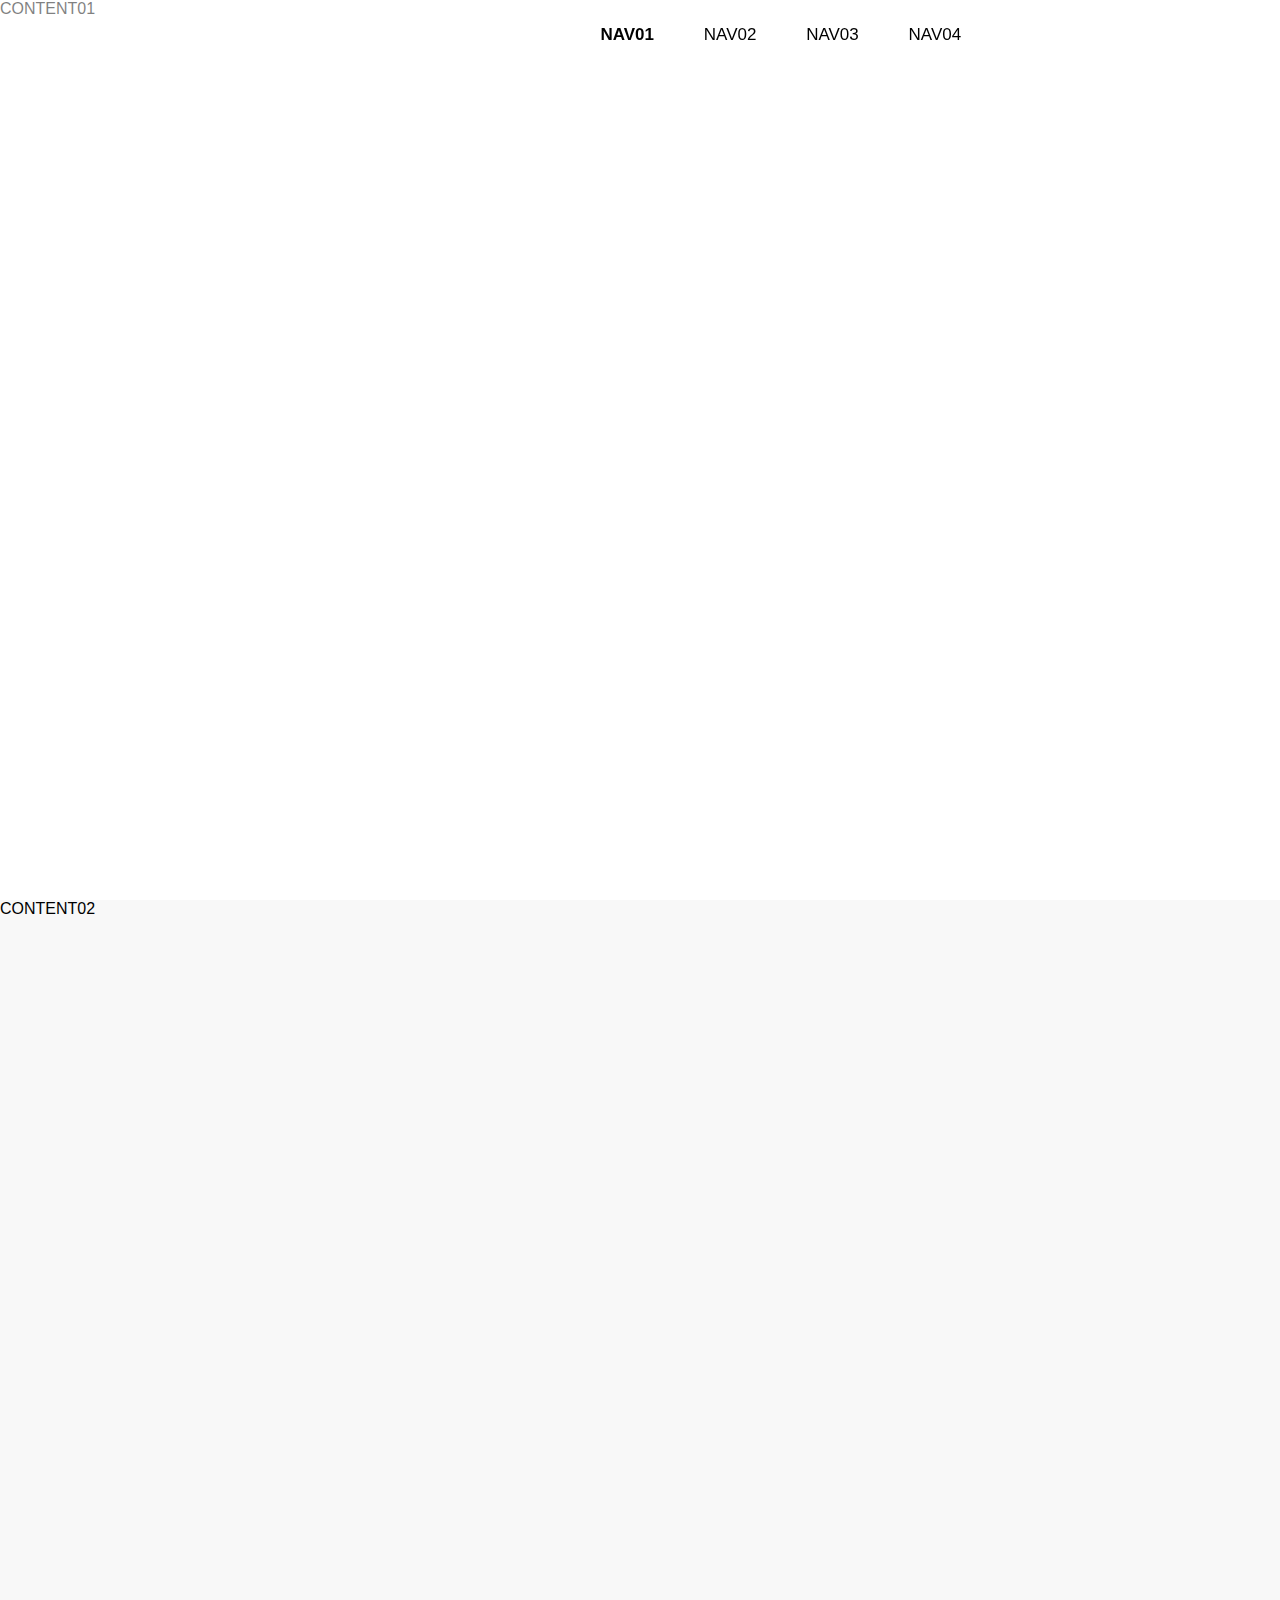
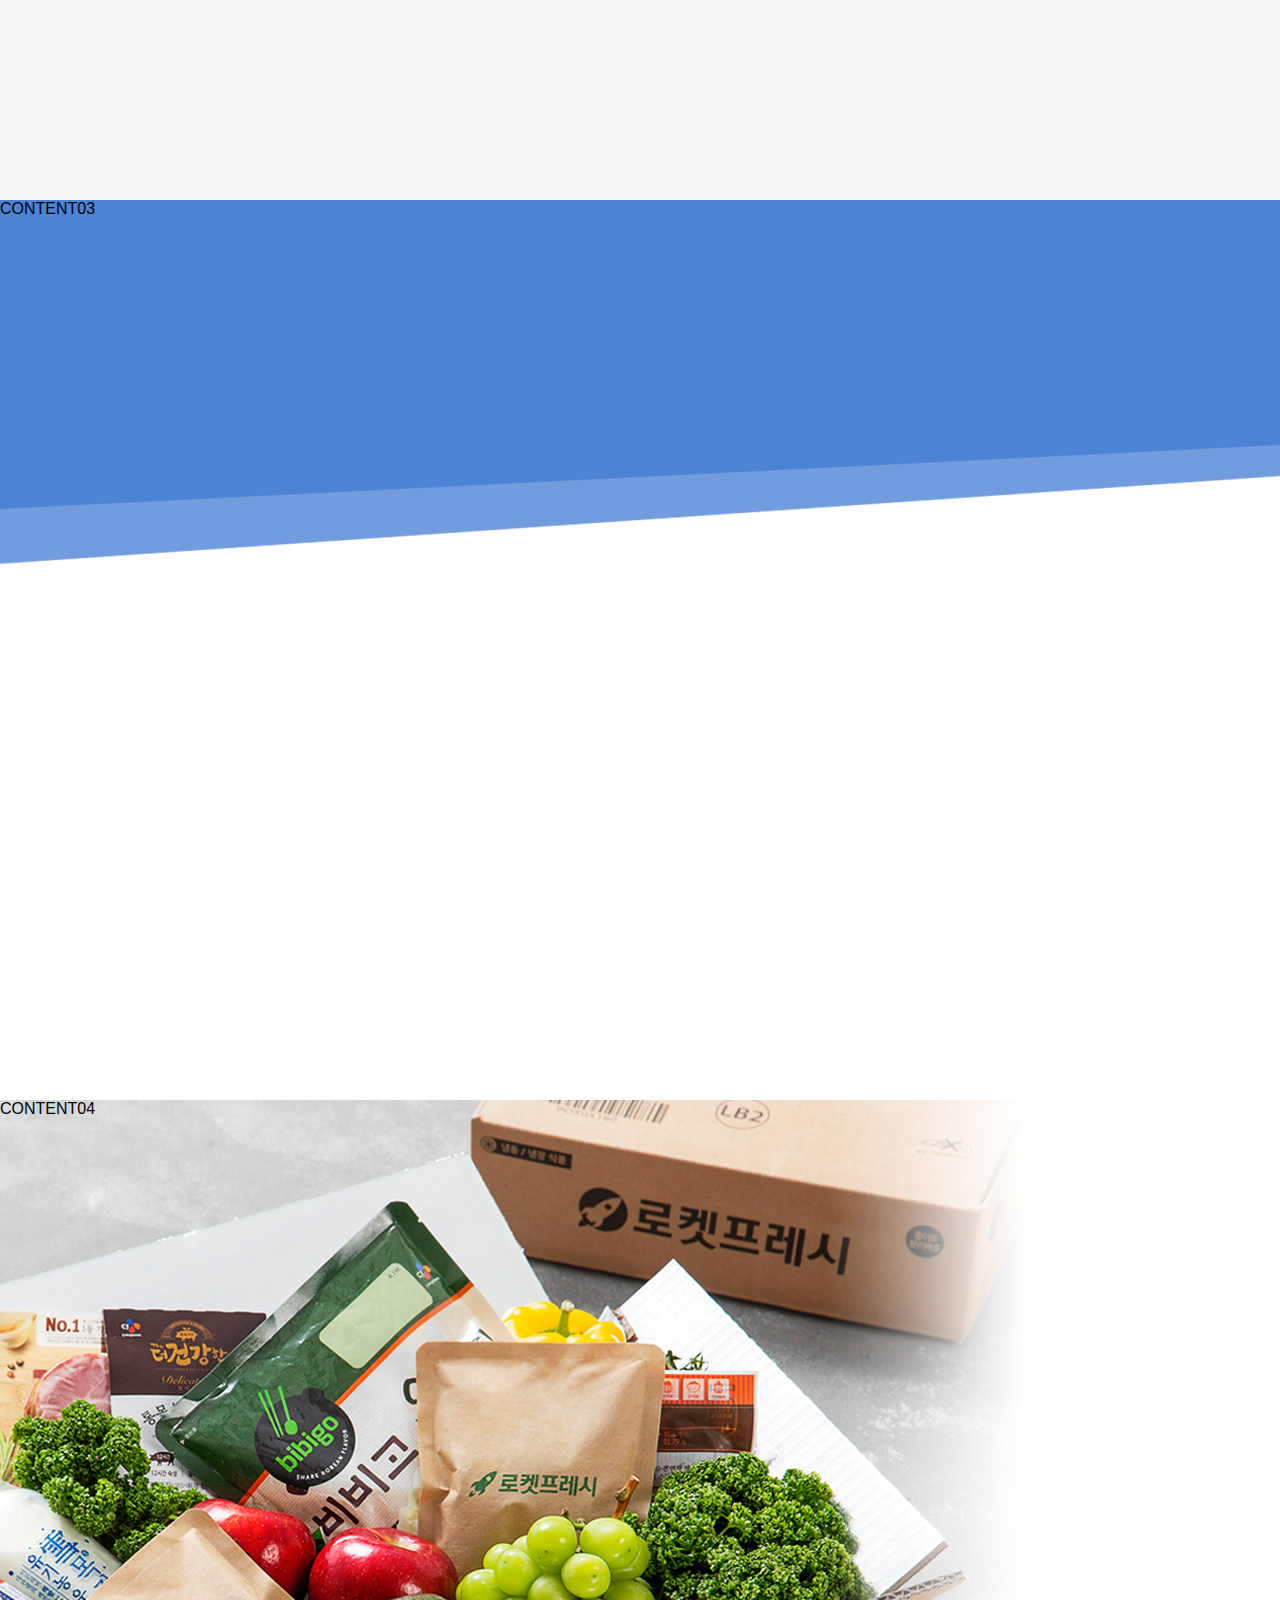
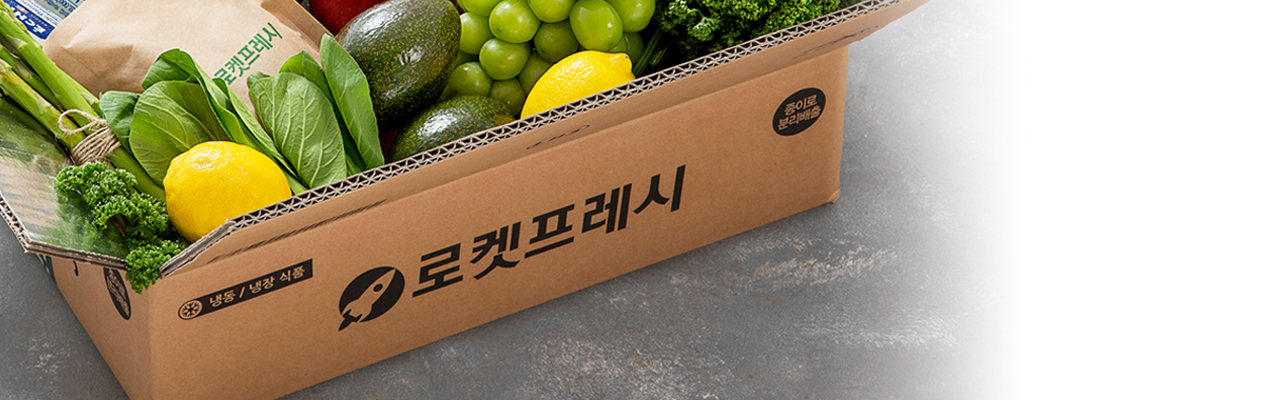
<file: onepage/index.html>
<!DOCTYPE html>
<html lang="en" >
<head>
  <meta charset="UTF-8">
  <title>CodePen - [jQuery] 원페이지 스크롤 페이지</title>
  <link rel="stylesheet" href="./style.css">

</head>
<body>
<!-- partial:index.partial.html -->
<script src="https://code.jquery.com/jquery-2.2.4.min.js"></script>
<div class="header">
    <ul>
        <li class="on" class="a"><a href="#">NAV01</a></li>
        <li><a href="#">NAV02</a></li>
        <li><a href="#">NAV03</a></li>
        <li><a href="#">NAV04</a></li>
    </ul>
</div>
<div class="content">
    <div class="cnt01"><p>CONTENT01</p></div>
    <div class="cnt02"><p>CONTENT02</p></div>
    <div class="cnt03"><p>CONTENT03</p></div>
    <div class="cnt04"><p>CONTENT04</p></div>
</div>
<!-- partial -->
  <script  src="./script.js"></script>

</body>
</html>
</file>
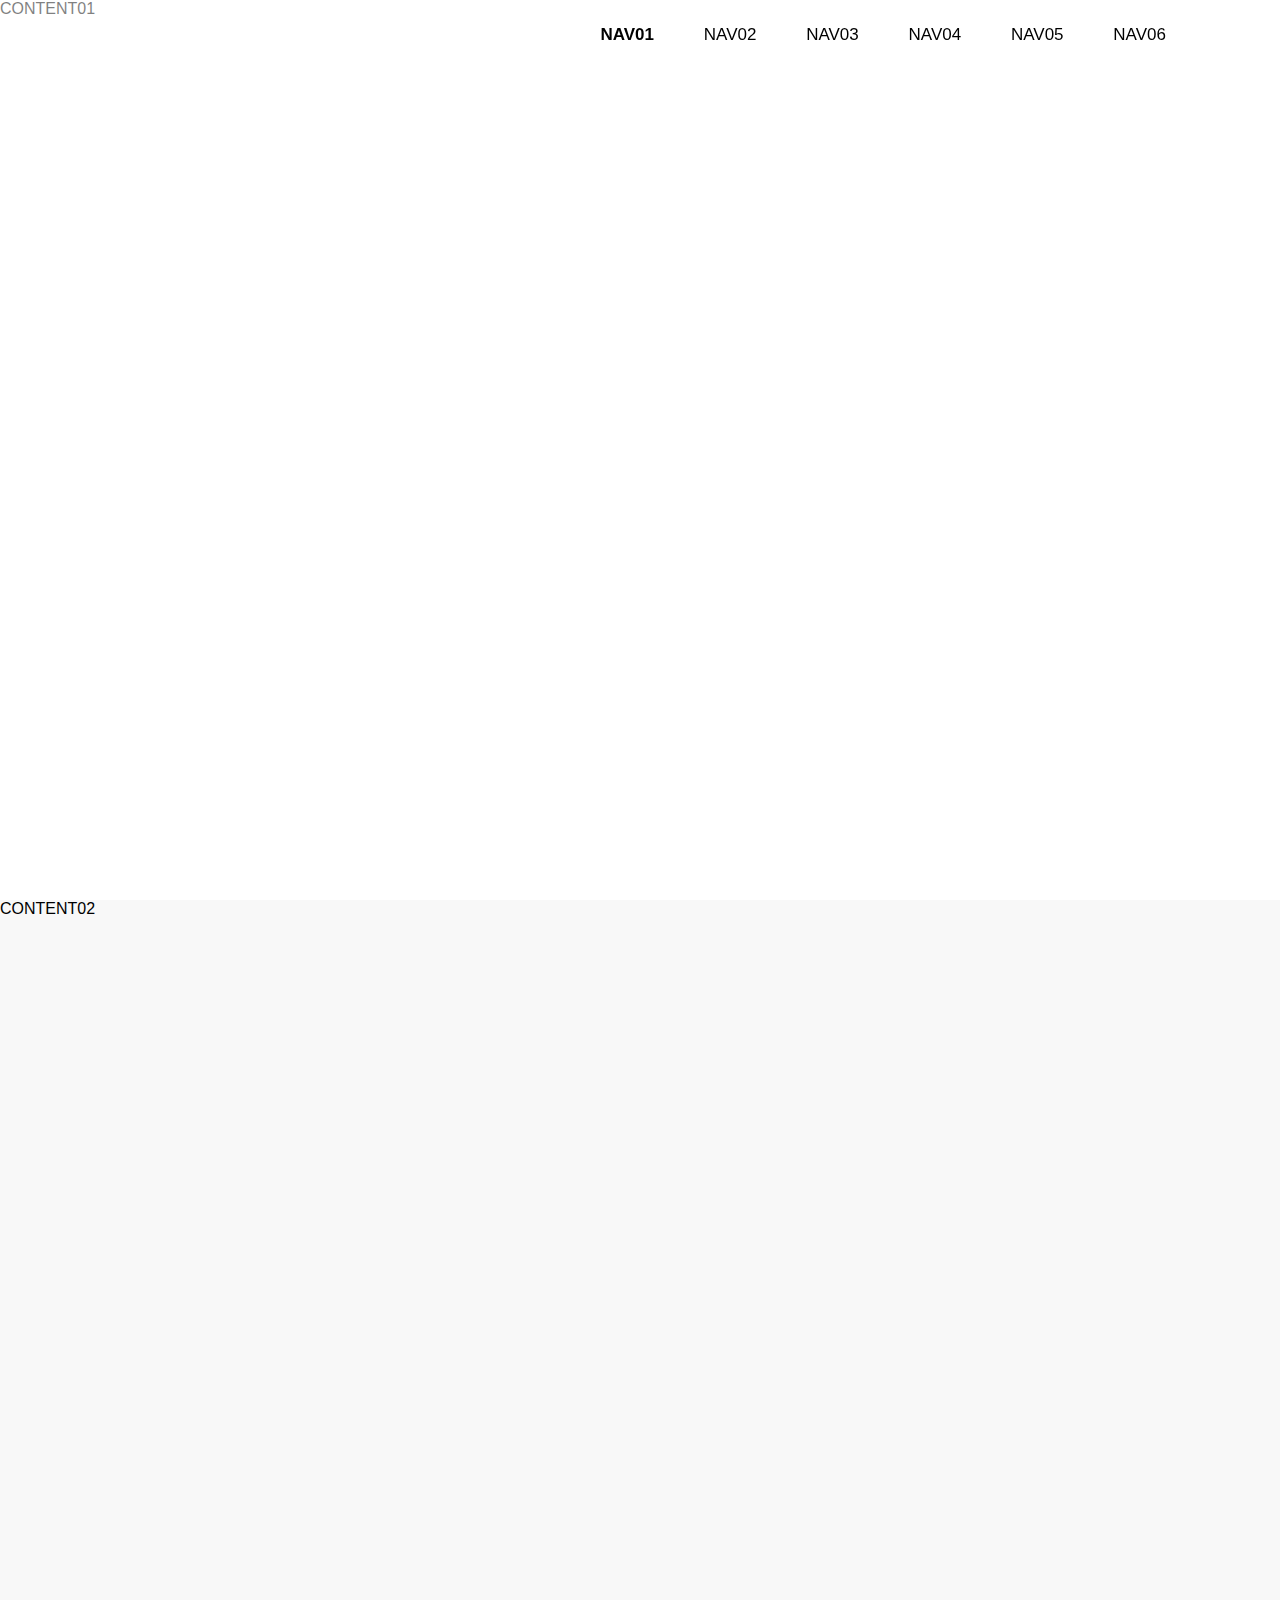
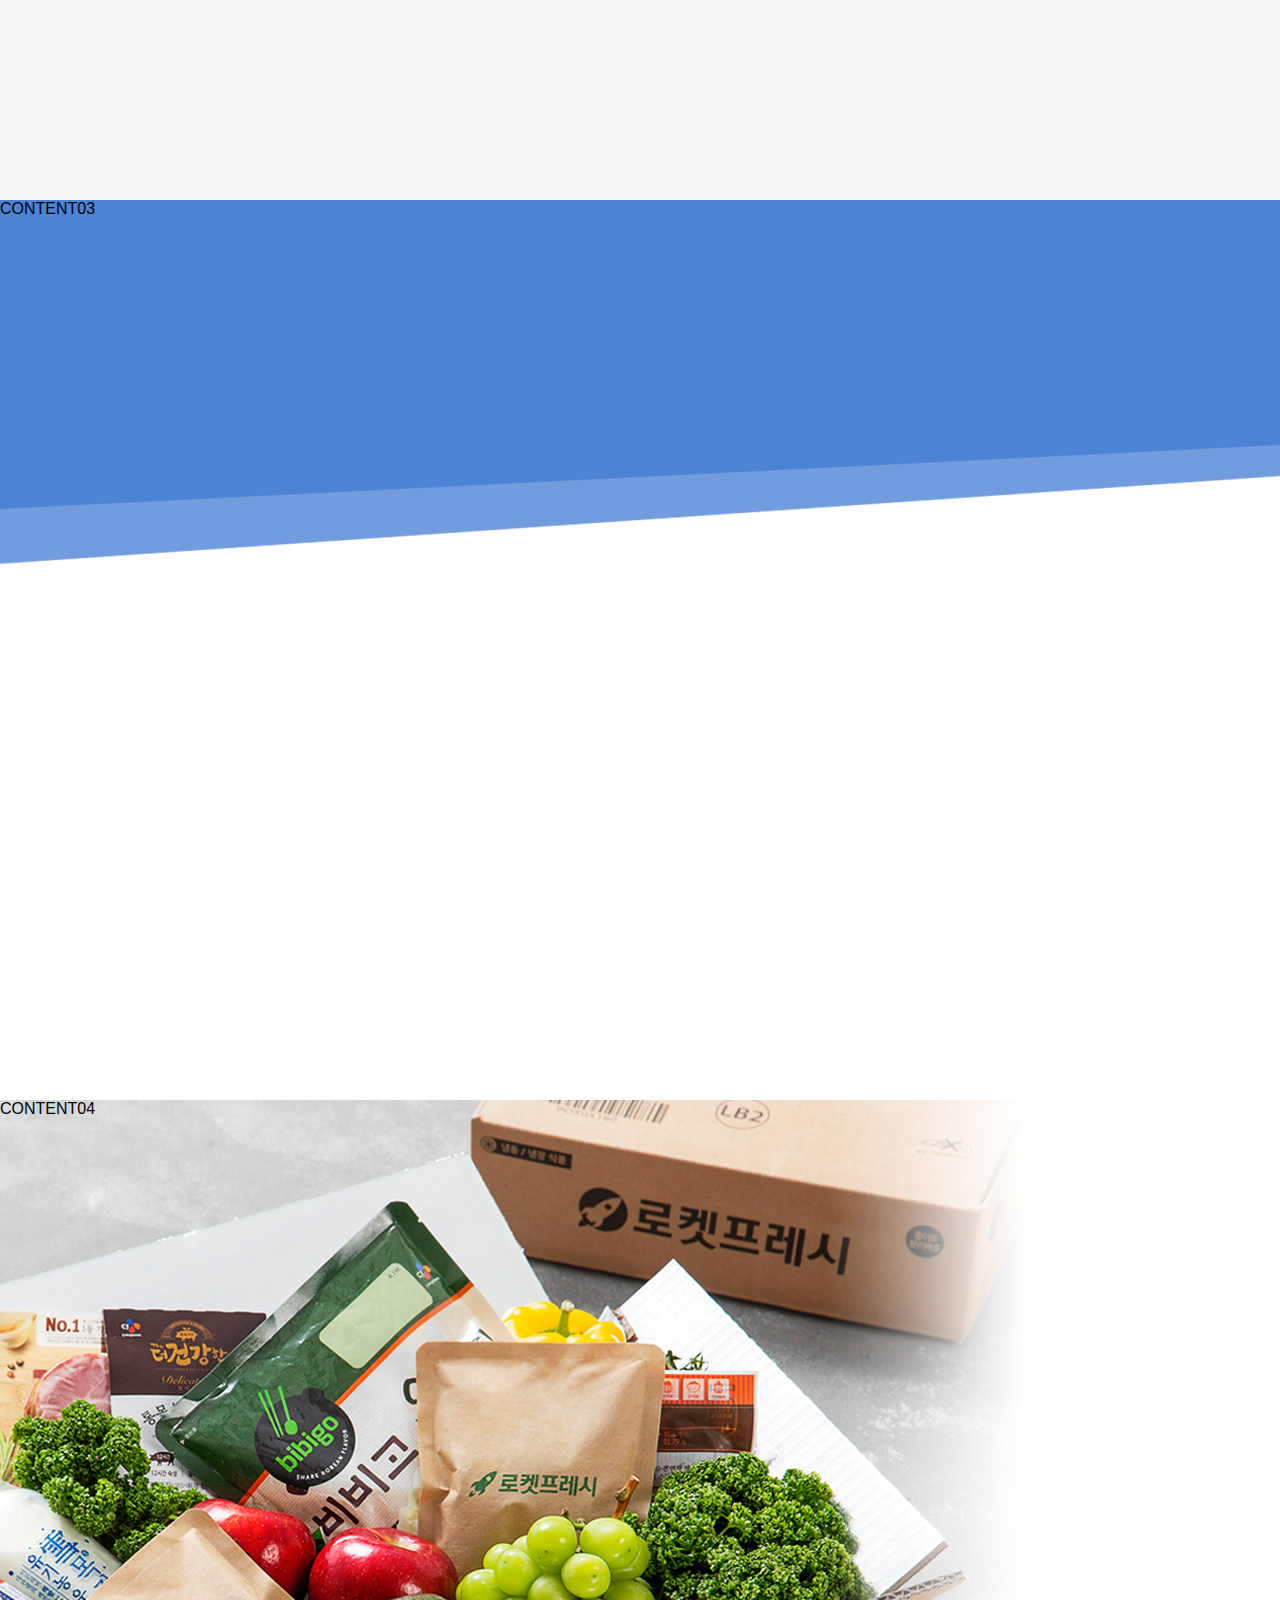
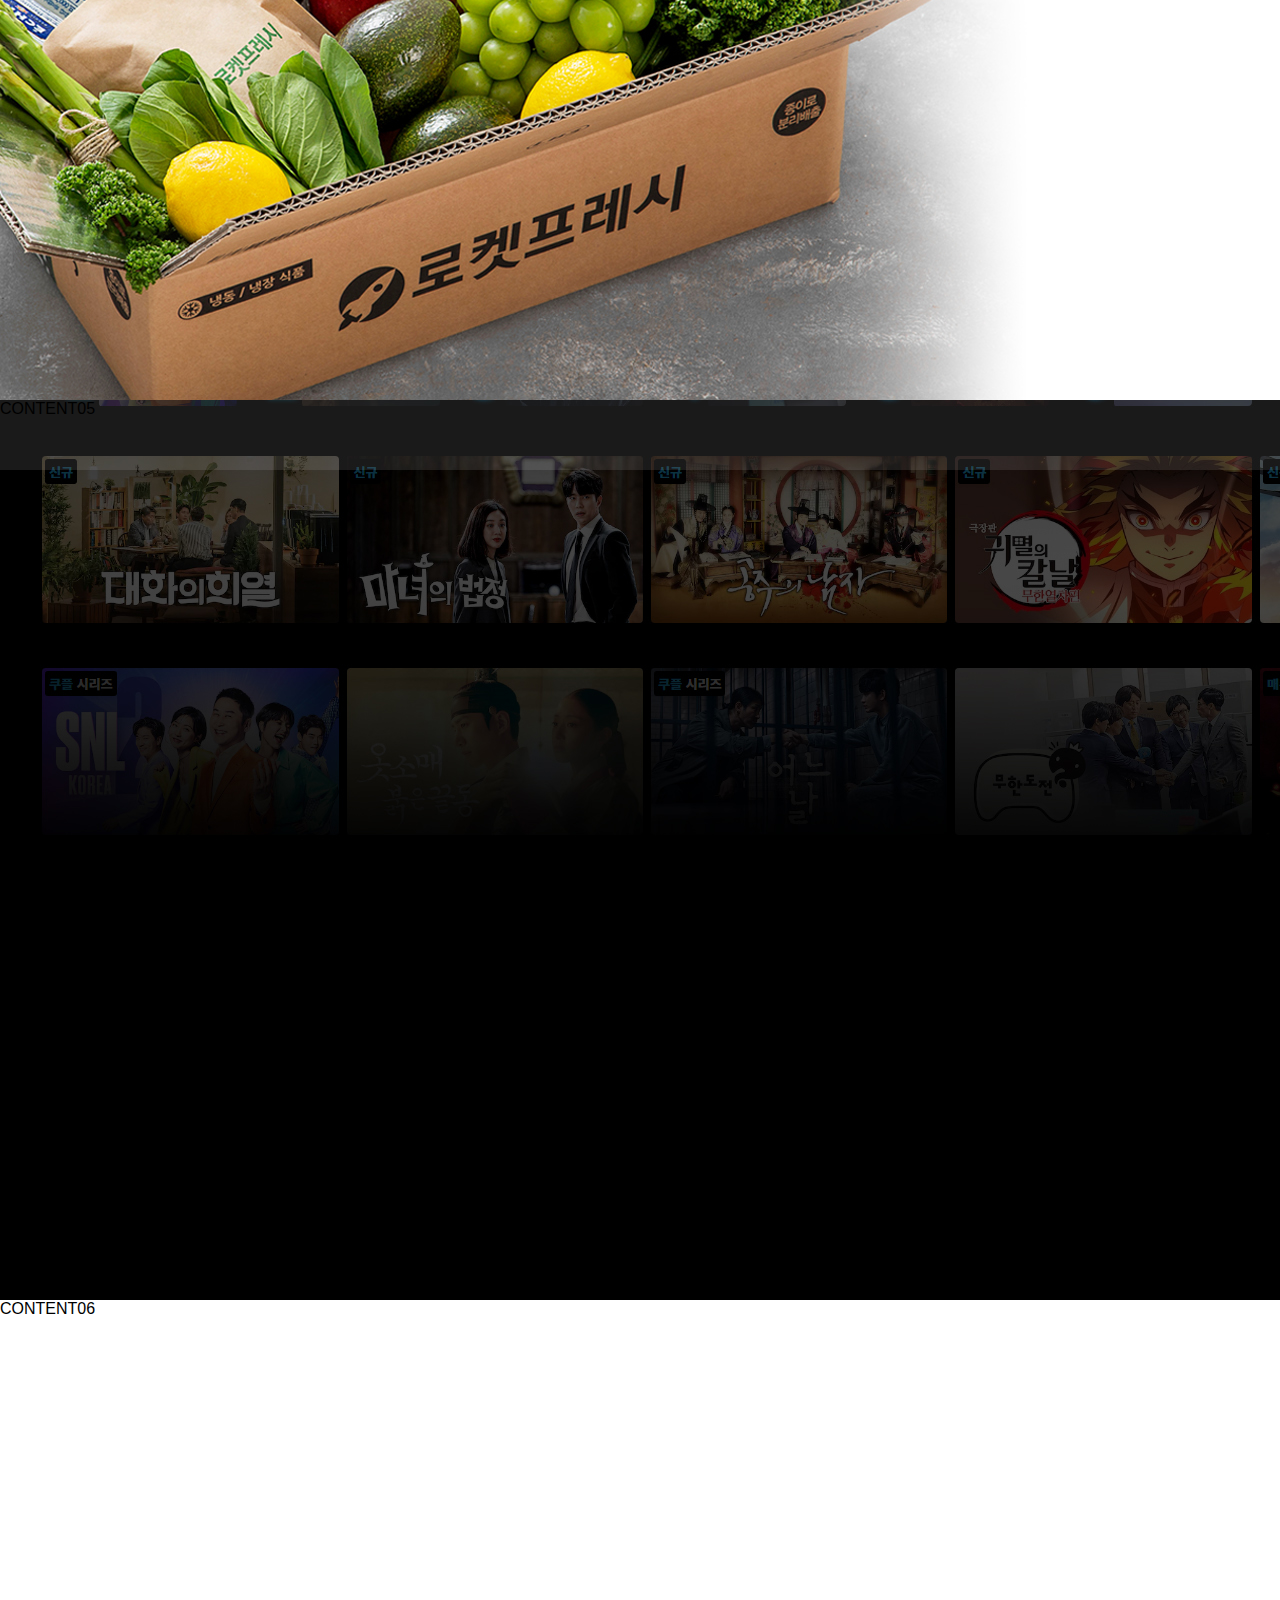
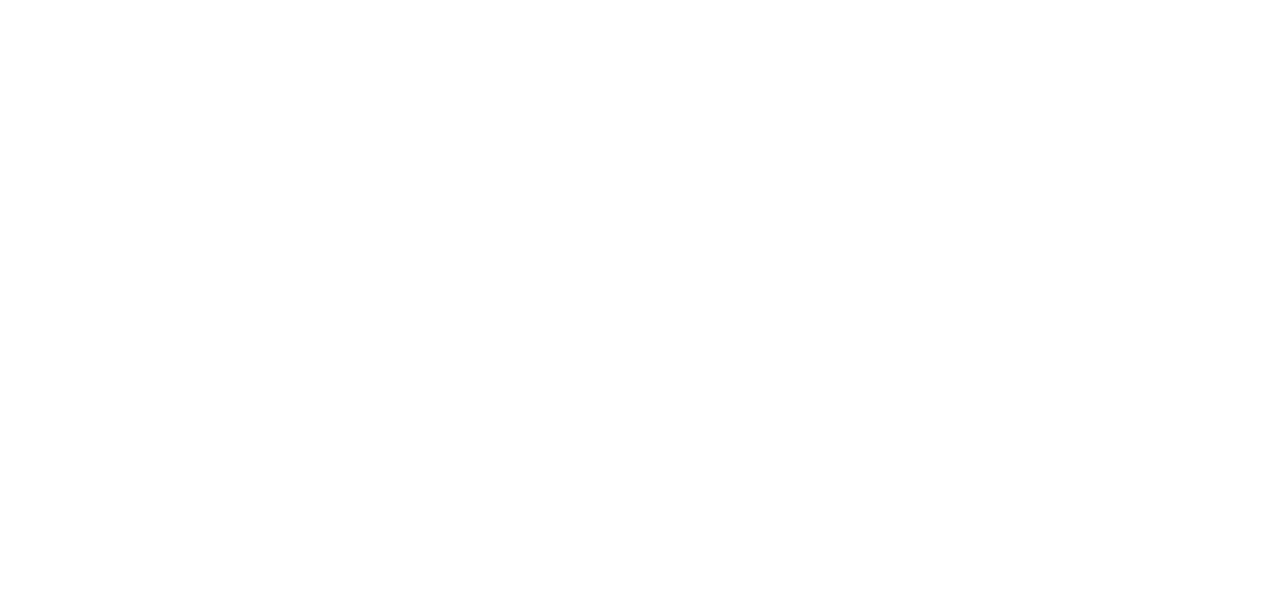
<file: onepage/index_test.html>
<!DOCTYPE html>
<html lang="en" >
<head>
  <meta charset="UTF-8">
  <title>CodePen - [jQuery] 원페이지 스크롤 페이지</title>
  <link rel="stylesheet" href="./style.css">

</head>
<body>
<!-- partial:index.partial.html -->
<script src="https://code.jquery.com/jquery-2.2.4.min.js"></script>
<div class="header">
    <ul>
        <li class="on" class="a"><a href="#">NAV01</a></li>
        <li><a href="#">NAV02</a></li>
        <li><a href="#">NAV03</a></li>
        <li><a href="#">NAV04</a></li>
        <li><a href="#">NAV05</a></li>
        <li><a href="#">NAV06</a></li>
    </ul>
</div>
<div class="content">
    <div class="cnt01"><p>CONTENT01</p></div>
    <div class="cnt02"><p>CONTENT02</p></div>
    <div class="cnt03"><p>CONTENT03</p></div>
    <div class="cnt04"><p>CONTENT04</p></div>
    <div class="cnt05"><p>CONTENT05</p></div>
    <div class="cnt06"><p>CONTENT06</p></div>
</div>
<!-- partial -->
  <script  src="./script.js"></script>

</body>
</html>
</file>
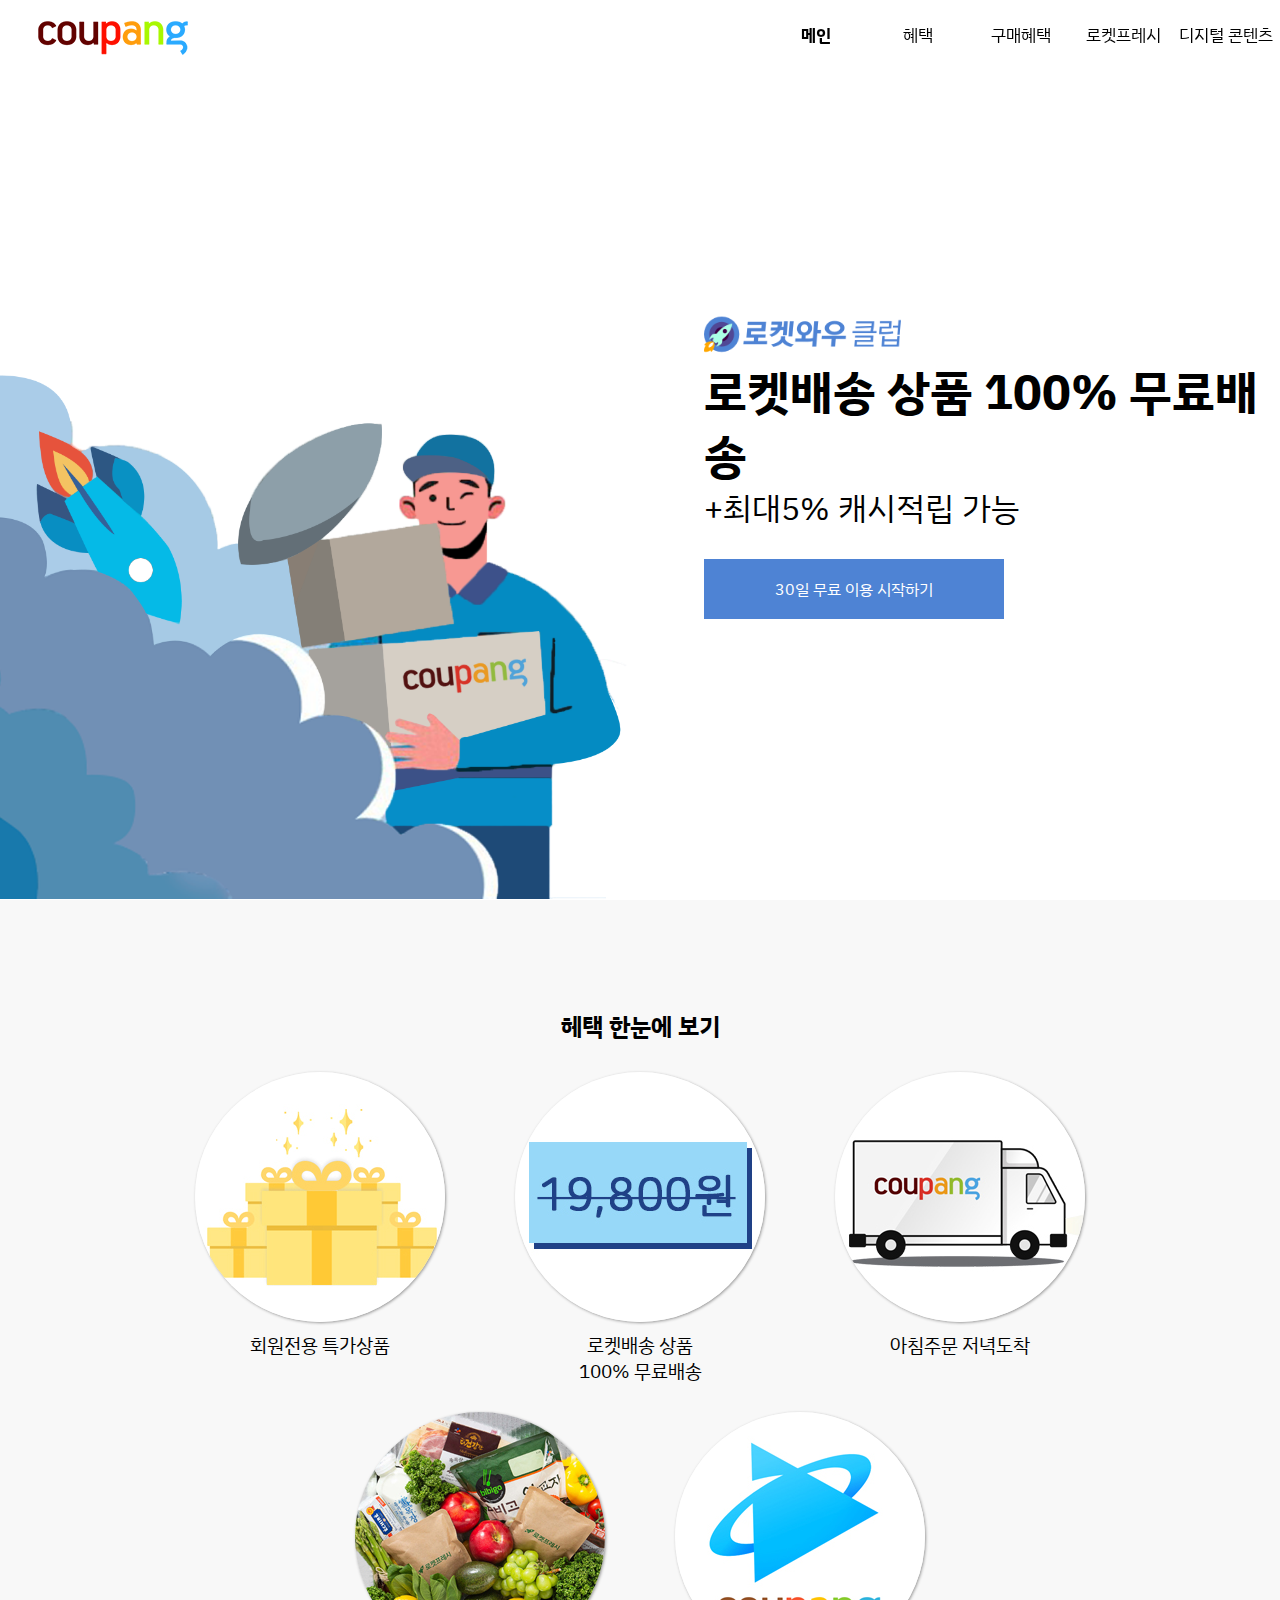
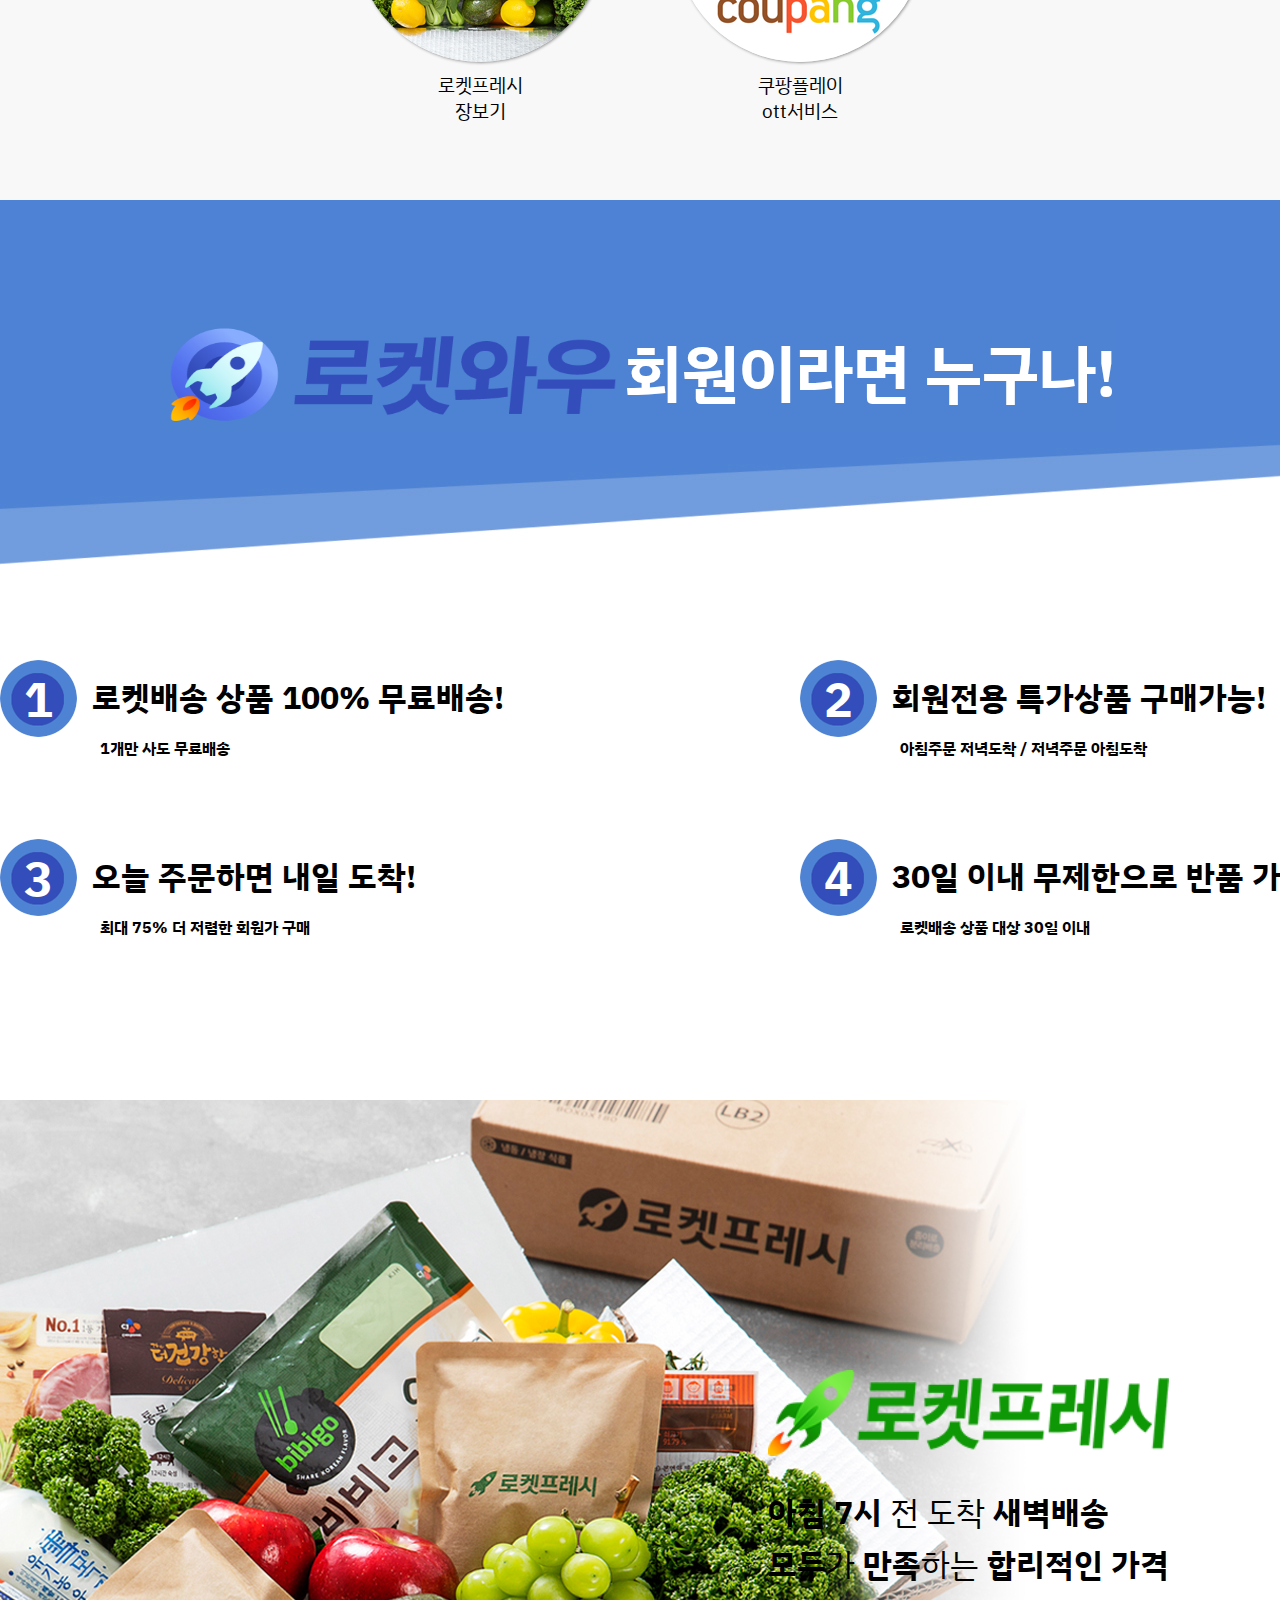
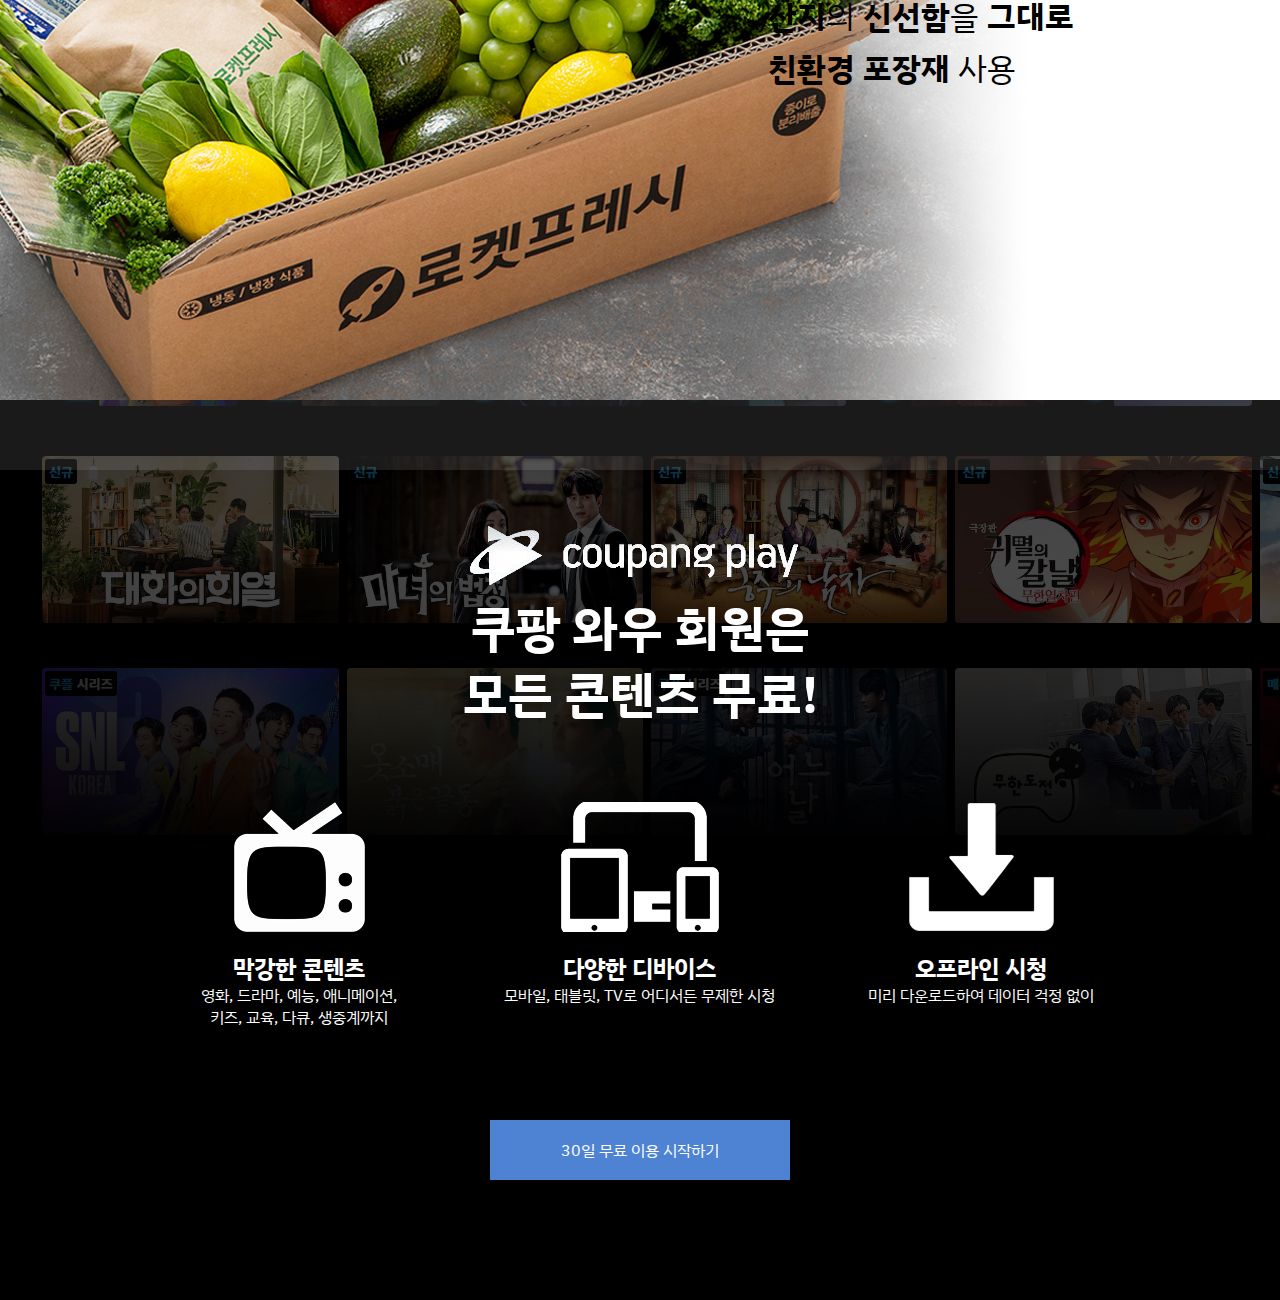
<file: onepage/onepage.html>
<!doctype html>
<html lang="ko">
    <head>
        <title>원페이지 스크롤</title>
        <meta charset="utf-8">
        <meta name="viewport" content="width=device-width, initial-scale=1">
        <link rel="stylesheet" href="./style.css">
        <link rel="preconnect" href="https://fonts.googleapis.com">
    <link rel="preconnect" href="https://fonts.gstatic.com" crossorigin>
    <link href="https://fonts.googleapis.com/css2?family=IBM+Plex+Sans+KR&family=Noto+Sans+KR:wght@300;400&display=swap" rel="stylesheet">
    </head>
    <body>
        <script src="http://code.jquery.com/jquery-2.2.4.min.js"></script>
        <div class="header">
            <div class="logo" onclick="location.href='onepage.html'">
                    <img src="image/coupang.png">
            </div>
            <ul>
                <li class="on">
                    <a href="#">메인</a>
                </li>
                <li><a href="#">혜택</a></li>
                <li><a href="#">구매혜택</a></li>
                <li><a href="#">로켓프레시</a></li>
                <li><a href="#">디지털 콘텐츠</a></li>
                <!--
                <li><a href="#">FAQ</a></li>
                -->
            </ul>
        </div>
        <div class="content">
            <!--메인-->
            <div class="cnt01">
                <div class="coupangman">
                    <img src="image/coupangman.png">
                </div>
                <div class="app">
                    <div class="app_txt">
                        <div class="app_rocket">
                            <img src="image/rocketwow.png">
                        </div>
                        <div class="app_rocket_title">
                            로켓배송 상품 100% 무료배송
                        </div>
                        <div class="app_rocket_title2">
                            +최대5% 캐시적립 가능
                        </div>
                        <div class="app_rocket_btn" onclick="location.href='#'">
                            30일 무료 이용 시작하기
                        </div>
                    </div>
                </div>
                
            </div>
            <!--한눈헤택-->
            <div class="cnt02">
                <div class="contentarea">
                    <div class="bene_all">
                        <h2>헤택 한눈에 보기</h2>
                    </div>
                    <div class="benefit">
                        <div class="bene_row">
                            <div class="bene">
                                <div class="bene_img">
                                    <img src="image/bene1.jpg">
                                </div>
                                <div class="bene_txt">
                                회원전용 특가상품
                                </div>
                            </div>
                            <div class="bene">
                                <div class="bene_img">
                                    <img src="image/bene2.jpg">
                                </div>
                                <div class="bene_txt">
                                로켓배송 상품<br>100% 무료배송
                                </div>
                            </div>
                            <div class="bene">
                                <div class="bene_img">
                                    <img src="image/bene3.jpg">
                                </div>
                                <div class="bene_txt">
                                아침주문 저녁도착
                                </div>
                            </div>
                        </div>
                        <div class="bene_row_u">
                            <div class="bene_u">
                                <div class="bene_img">
                                    <img src="image/bene4.jpg">
                                </div>
                                <div class="bene_txt">
                                로켓프레시<br>장보기
                                </div>
                            </div>
                            <div class="bene_u">
                                <div class="bene_img">
                                    <img src="image/bene5.jpg">
                                </div>
                                <div class="bene_txt">
                                쿠팡플레이<br>ott서비스
                                </div>
                            </div>
                        </div>
                    </div>
                </div>
            </div>
            <!--구매혜택-->
            <div class="cnt03">
                <div class="pur_title">
                    <img src="image/rocket.png">
                    <h2>회원이라면 누구나!</h2>
                </div>
                <div class="pur_info">
                    <div class="pu_row">
                        <div class="pu">
                            <div class="pu_up">
                                <div class="pu_num">1</div>
                                <div class="pu_t">로켓배송 상품 100% 무료배송!</div>
                            </div>
                            <div class="pu_down">
                            1개만 사도 무료배송
                            </div>
                        </div>
                        <div class="pu">
                            <div class="pu_up">
                                <div class="pu_num">3</div>
                                <div class="pu_t">오늘 주문하면 내일 도착!</div>
                            </div>
                            <div class="pu_down">
                            최대 75% 더 저렴한 회원가 구매
                            </div>
                        </div>
                    </div>
                    <div class="pu_row">
                        <div class="pu">
                            <div class="pu_up">
                                <div class="pu_num">2</div>
                                <div class="pu_t">회원전용 특가상품 구매가능!</div>
                            </div>
                            <div class="pu_down">
                            아침주문 저녁도착 / 저녁주문 아침도착
                            </div>
                        </div>
                        <div class="pu">
                            <div class="pu_up">
                                <div class="pu_num">4</div>
                                <div class="pu_t">30일 이내 무제한으로 반품 가능!</div>
                            </div>
                            <div class="pu_down">
                            로켓배송 상품 대상 30일 이내
                            </div>
                        </div>
                    </div>
                </div>
            </div>
            <!--로켓프레시-->
            <div class="cnt04">
                <div class="left">
                    <div class="fresh_title">
                        <img src="image/fresh.png" alt="로켓프레시">
                    </div>
                    <ol>
                        <li><b>아침 7시</b> 전 도착 <b>새벽배송</b></li>
                        <li><b>모두</b>가 <b>만족</b>하는 <b>합리적인 가격</b></li>
                        <li><b>산지</b>의 <b>신선함</b>을 <b>그대로</b></li>
                        <li><b>친환경 포장재</b> 사용</li>
                    </ol>
                </div>
                
            </div>
            <!--쿠팡플레이-->
            <div class="cnt05">
                <div class="cplay_logo">
                    <img src="image/play_white.png" alt="coupang play">
                </div>
                <div class="cplay_title">
                    <h2>쿠팡 와우 회원은</h2>
                    <h2>모든 콘텐츠 무료!</h2>
                </div>
                <div class="play_center">
                    <div class="play_con">
                        <div class="play_img">
                            <img src="image/tv.png">
                        </div>
                        <div class="play_txt">
                            <h2>막강한 콘텐츠</h2>
                            <p>영화, 드라마, 예능, 애니메이션,<br> 키즈, 교육, 다큐, 생중계까지</p>
                        </div>
                    </div>
                    <div class="play_con">
                        <div class="play_img">
                            <img src="image/device.png">
                        </div>
                        <div class="play_txt">
                            <h2>다양한 디바이스</h2>
                            <p>모바일, 태블릿, TV로 어디서든 무제한 시청</p>
                        </div>
                    </div>
                    <div class="play_con">
                        <div class="play_img">
                            <img src="image/down.png">
                        </div>
                        <div class="play_txt">
                            <h2>오프라인 시청</h2>
                            <p>미리 다운로드하여 데이터 걱정 없이</p>
                        </div>
                    </div>
                </div>
                <div class="play_btn">30일 무료 이용 시작하기</div>
            </div>
            
            <!--자주묻는질문
            <div class="cnt06">
            <div class="question_box">
                    <div class="asktit">
                        <h2>자주 묻는 질문</h2>
                    </div>
                    <div class="ask">
                        <div class="askbox">
                        로켓프레시의 상품을 구매하면 새벽배송 되나요?
                        </div>
                        <div class="askbox">
                        새벽배송과 로켓배송을 선택할 수 있나요?
                        </div>
                        <div class="askbox">
                        와우 멤버십 결제가 실패되었다는 문자를 받았어요.
                        </div>
                        <div class="askbox">
                        주문한 게 없는데 매월 일정 금액이 결제되는데 이게 뭔가요?
                        </div>
                        <div class="askbox">
                        와우 멤버십 가입하려는데 결제수단 등록이 안되면 어떻게 해야 하나요?
                        </div>
                        <div class="askbox">
                        와우 멤버십 가입하려는데 결제수단 등록이 안되면 어떻게 해야 하나요?
                        </div>
                    </div>
                </div>
                <div class="play_btn">30일 무료 이용 시작하기</div>
            </div>
            -->
        </div>
        <script src="./script.js"></script>
    </body>
</html>
</file>
<file: onepage/style.css>
*{margin:0;padding:0; box-sizing:border-box;
    font-family: 'IBM Plex Sans KR', sans-serif;}

img{width:100%;}
html, body{overflow-y:hidden}
ul, ol{list-style:none}
.header{position:fixed;z-index:10;top:0;width:100%; height:70px; background:rgba(255,255,255,0.5);}
.header ul:after{content:"";display:block;clear:both;}
.header ul li{float:left;border-left:1px solid rgba(255, 255, 255, 0);box-sizing:border-box;width:8%}
.header ul li:first-child{border-left:none}
.header ul li a{display:block;height:70px;text-align:center;line-height:70px;font-size:17px;text-decoration:none;color:#000;}
.header ul li.on a{color:#000; font-weight:bold;}
.header ul li:first-child{margin-left: 45%;}
.logo{float:left; padding-top:20px; cursor:pointer; margin-left:3%;}
.logo>img{width:150px; height: 35px;}
#header_center{max-width:1600px; width:100%; margin:0 auto; height: 60px;}

.content{}
.content div{position:relative}
/*
.content div p{position:absolute;top:50%;margin-top:-40px;text-align:center;width:100%;font-size:80px;font-weight:bold;color:#fff}
*/

/*메인*/
.content .cnt01{
}
.coupangman{width:50%; position:absolute !important; bottom:-4px; left:0;}
.app{width:50%; height:100%; float: right; position:relative;}
.app_txt{position:absolute !important; top:35%; left:10%;}
.app_rocket{font-size:1rem; color:blue; width:200px;}
.app_rocket_title{font-size:3rem; color: black; font-weight:bold;}
.app_rocket_title2{font-size:2rem; color:black; margin-bottom:30px;}
.app_rocket_btn{width:300px; height: 60px; background:#4e83d4; color: white; line-height:60px; text-align: center; cursor:pointer;}

/*혜택종류*/
.content .cnt02{background-color:#f8f8f8;}
.contentarea{max-width:1300px; width:100%; margin: 0 auto; padding-top:110px;}
.bene_all{text-align:center;}
.bene_all>h2{margin-bottom:30px;}
.bene_row{width:940px; height: 300px; margin:0 auto; margin-bottom: 40px;}
.bene_row_u{width:620px; height: 300px; margin:0 auto;}
.bene{width:300px; margin-right: 20px; height:310px; float: left;}
.bene:last-child{margin-right:0;}
.bene_u{width:300px; margin-right: 20px; height: 300px; float:left;}
.bene_u:last-child{margin-right:0;}
.bene_img{width:250px; height:250px; border-radius:250px; margin: 0 auto; margin-bottom: 10px; box-shadow: 1px 1px 3px #999;}
.bene_img>img{border-radius:250px;}
.bene_txt{width: 300px; height: 50px; color: black; text-align: center; font-size:1.2rem;}

/*구매혜택*/
.cnt03{background-image: url(image/pu_bg.jpg);}
.pur_title{position: absolute!important; top: 120px; left: 160px; background: #4e83d4;}
.pur_title>img{float:left; width:465px; height:112px;}
.pur_title>h2{float:left; color: white; font-size: 4rem; line-height:104px;}
.pur_info{width: 1600px; margin: 0 auto; top: 460px;}
.pu_row{float: left; width: 50%;}
.pu_num{background-image: url(image/num.png); width:77px; height:77px; float: left; text-align: center; color: white; font-size: 3rem; line-height: 79px; font-weight: bold;}
.pu_t{float: left; font-size:2rem; margin-left:15px; line-height:75px; font-weight:bold;}
.pu_down{clear:both; width:100%; margin-left: 100px; font-size:1rem; font-weight:bold; }
.pu{clear:both; margin-bottom:80px;}



/*로켓프레시*/
.content .cnt04{
    background-image:url(image/fresh_bg.jpg);
}
.left{position:absolute !important; top: 270px; left: 60%; }
.fresh_title{margin-bottom:30px;}
.left>ol>li{margin-bottom:10px; font-size:2rem;}

/*쿠팡플레이*/
.content .cnt05{background-image:url(image/play_bg.jpg);}
.cplay_logo{position:absolute !important; top:100px; left:50%; transform:translateX(-50%);}
.cplay_logo>img{width:370px; height:104px;}
.cplay_title{text-align:center; top:194px; color:white; font-weight:bold; font-size:2.1rem;}
.play_center{width: 80%; margin:0 auto; top: 270px;}
.play_con{text-align:center; float: left; color: white; width: 33.33%;}
.play_img{width: 220px; height: 150px; margin:0 auto;}
.play_img>img{width:200px; height:130px;}

.play_btn{width: 300px; height:60px; position:absolute !important; bottom: 120px; left:50%; transform:translateX(-50%); background:#4e83d4; text-align:center; color: white; line-height:60px; cursor:pointer;}

/*faq
.content .cnt06{background-color:black;}
.question_box{max-width:1200px; width:100%; margin:0 auto; top:240px;}
.asktit{text-align:center; color:white; }
.ask{max-width:800px; width:100%; margin:0 auto; margin-top:20px;}
.askbox{background-color:white; max-width:800px; width:100%; height: 50px; margin-bottom:10px; line-height:50px;}
*/
</file>
